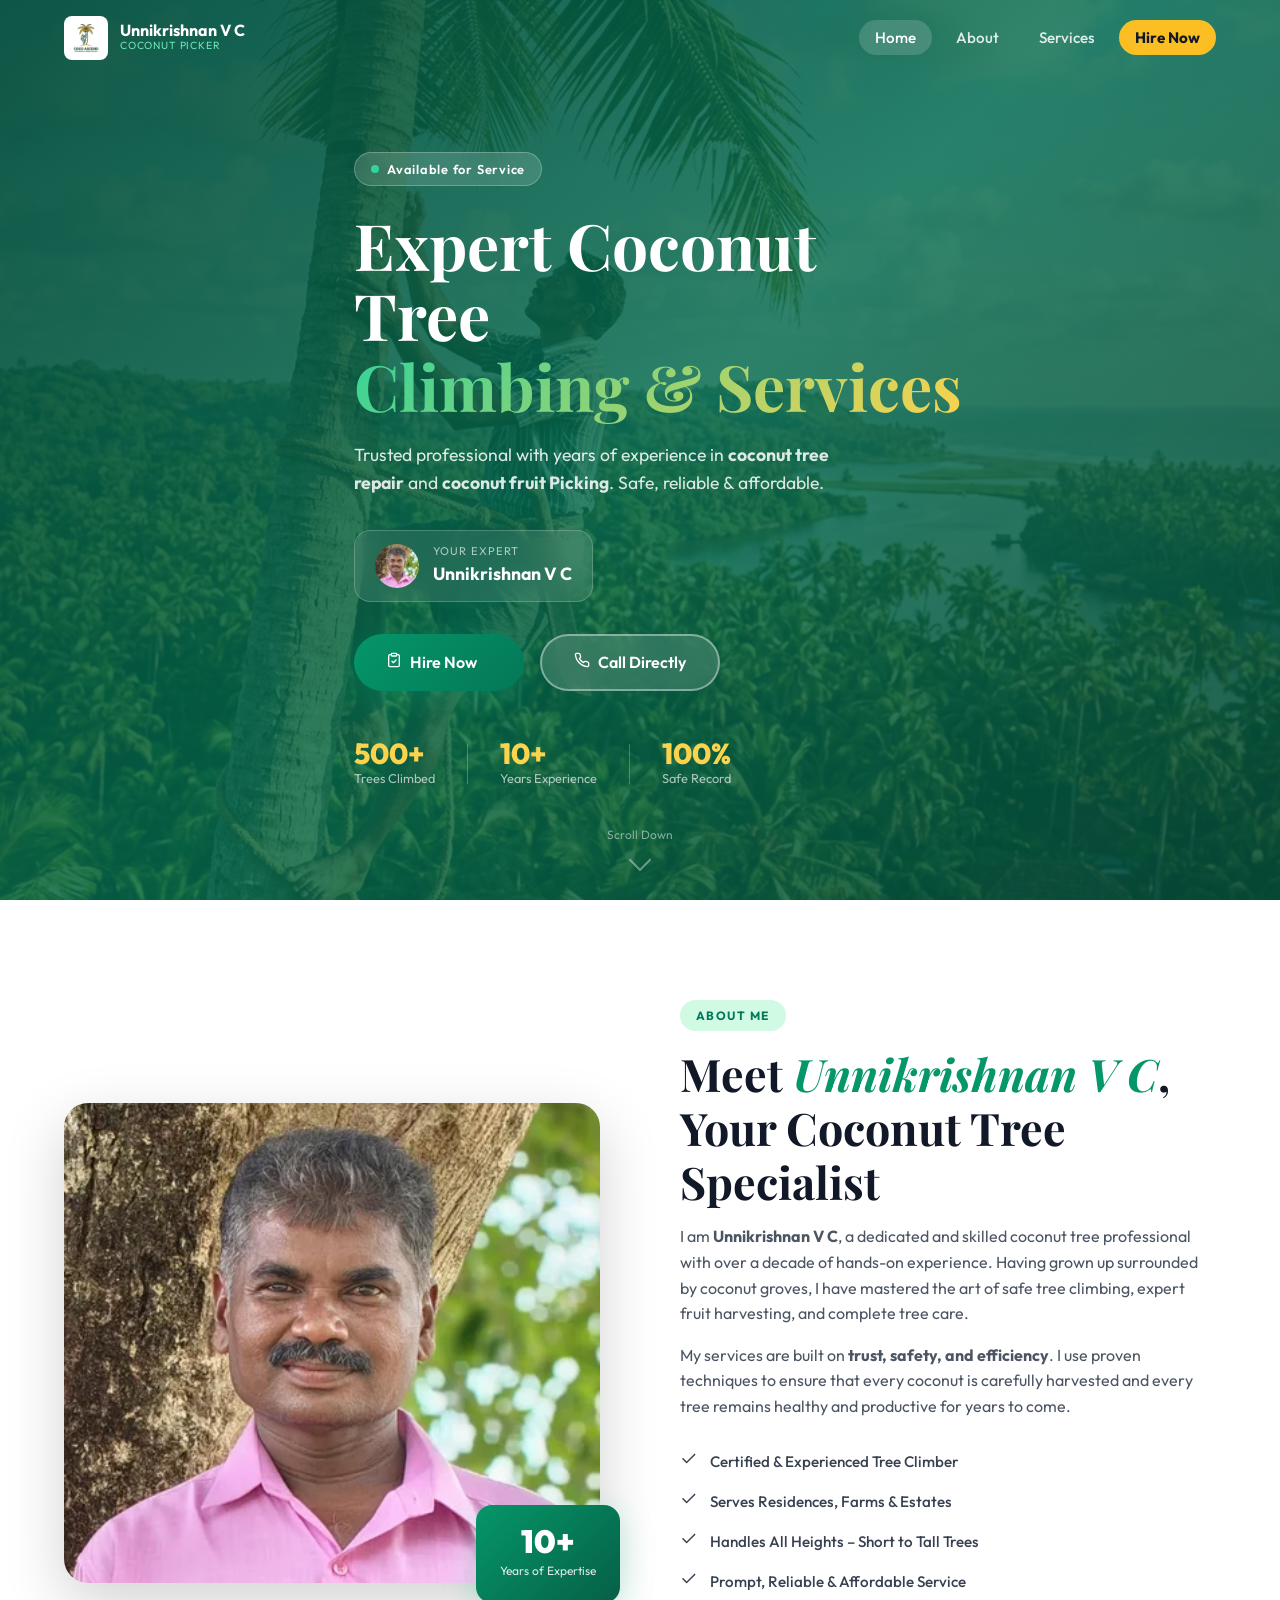
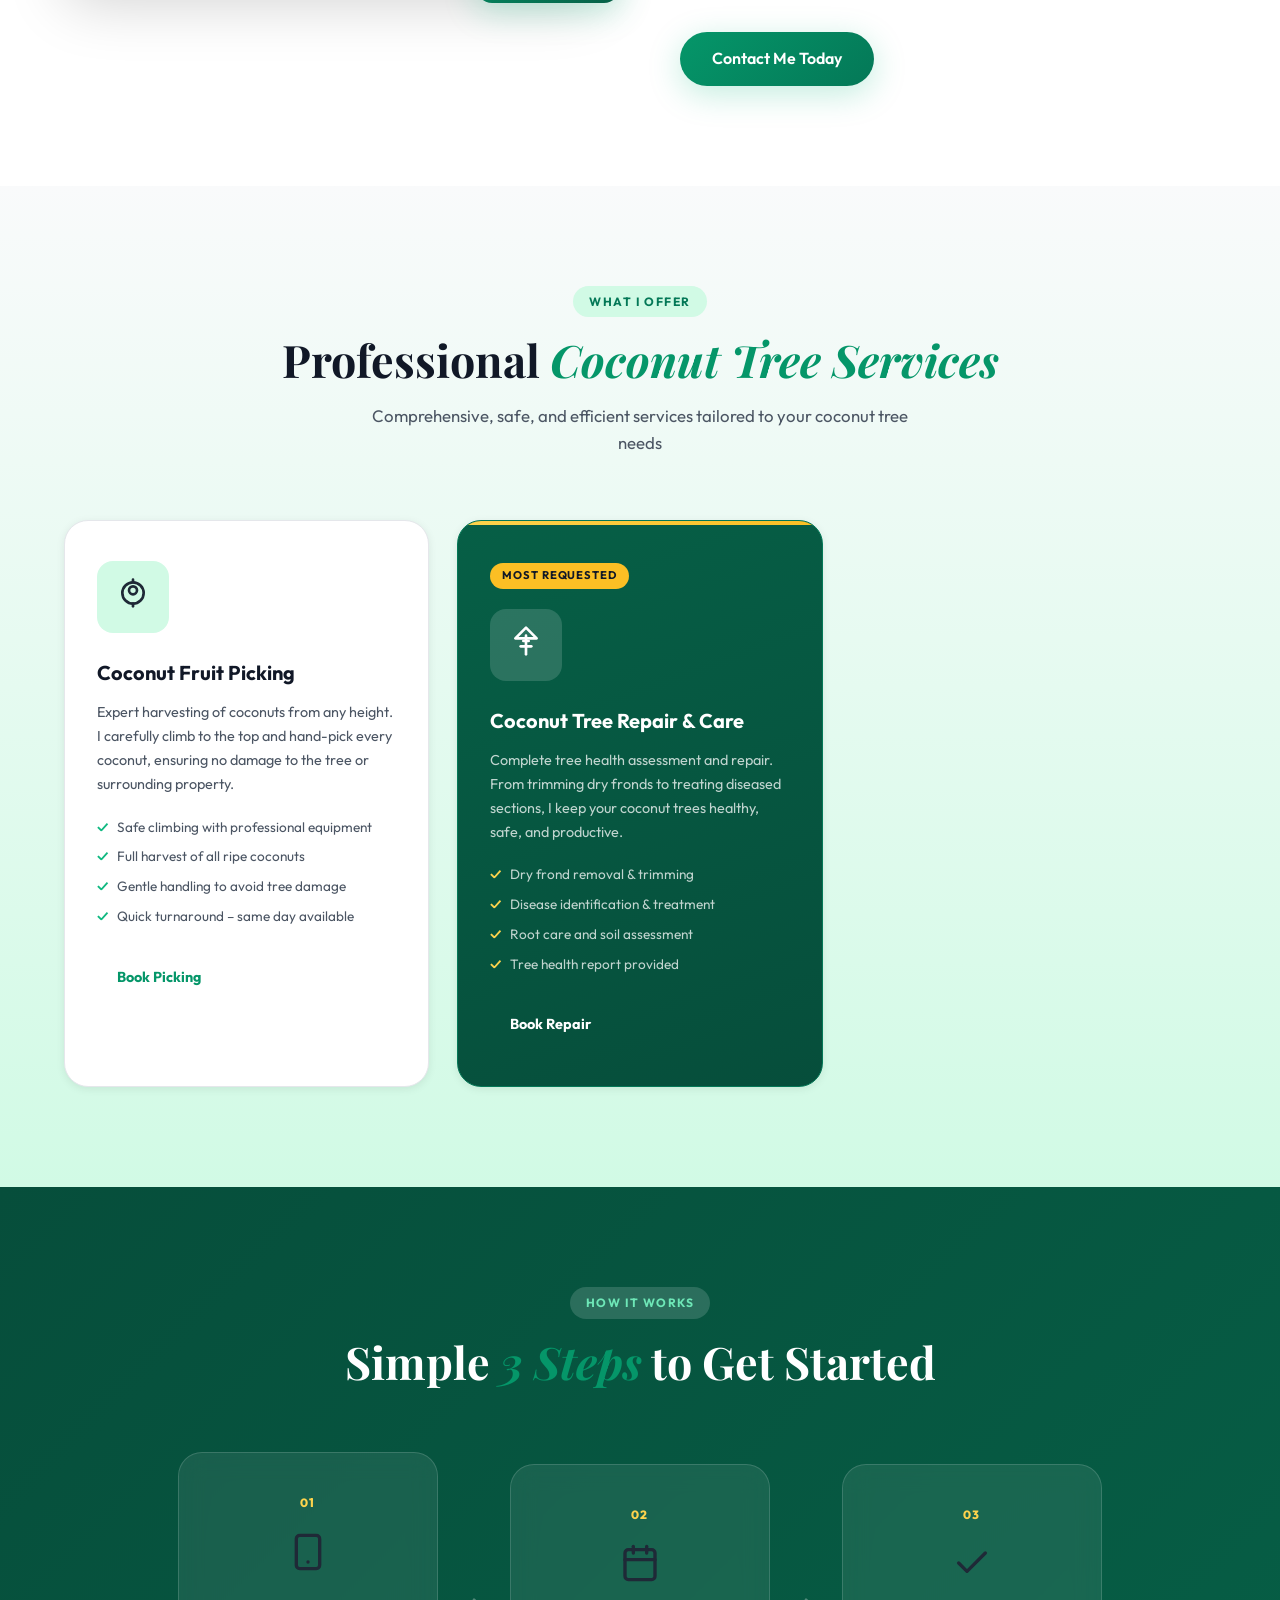
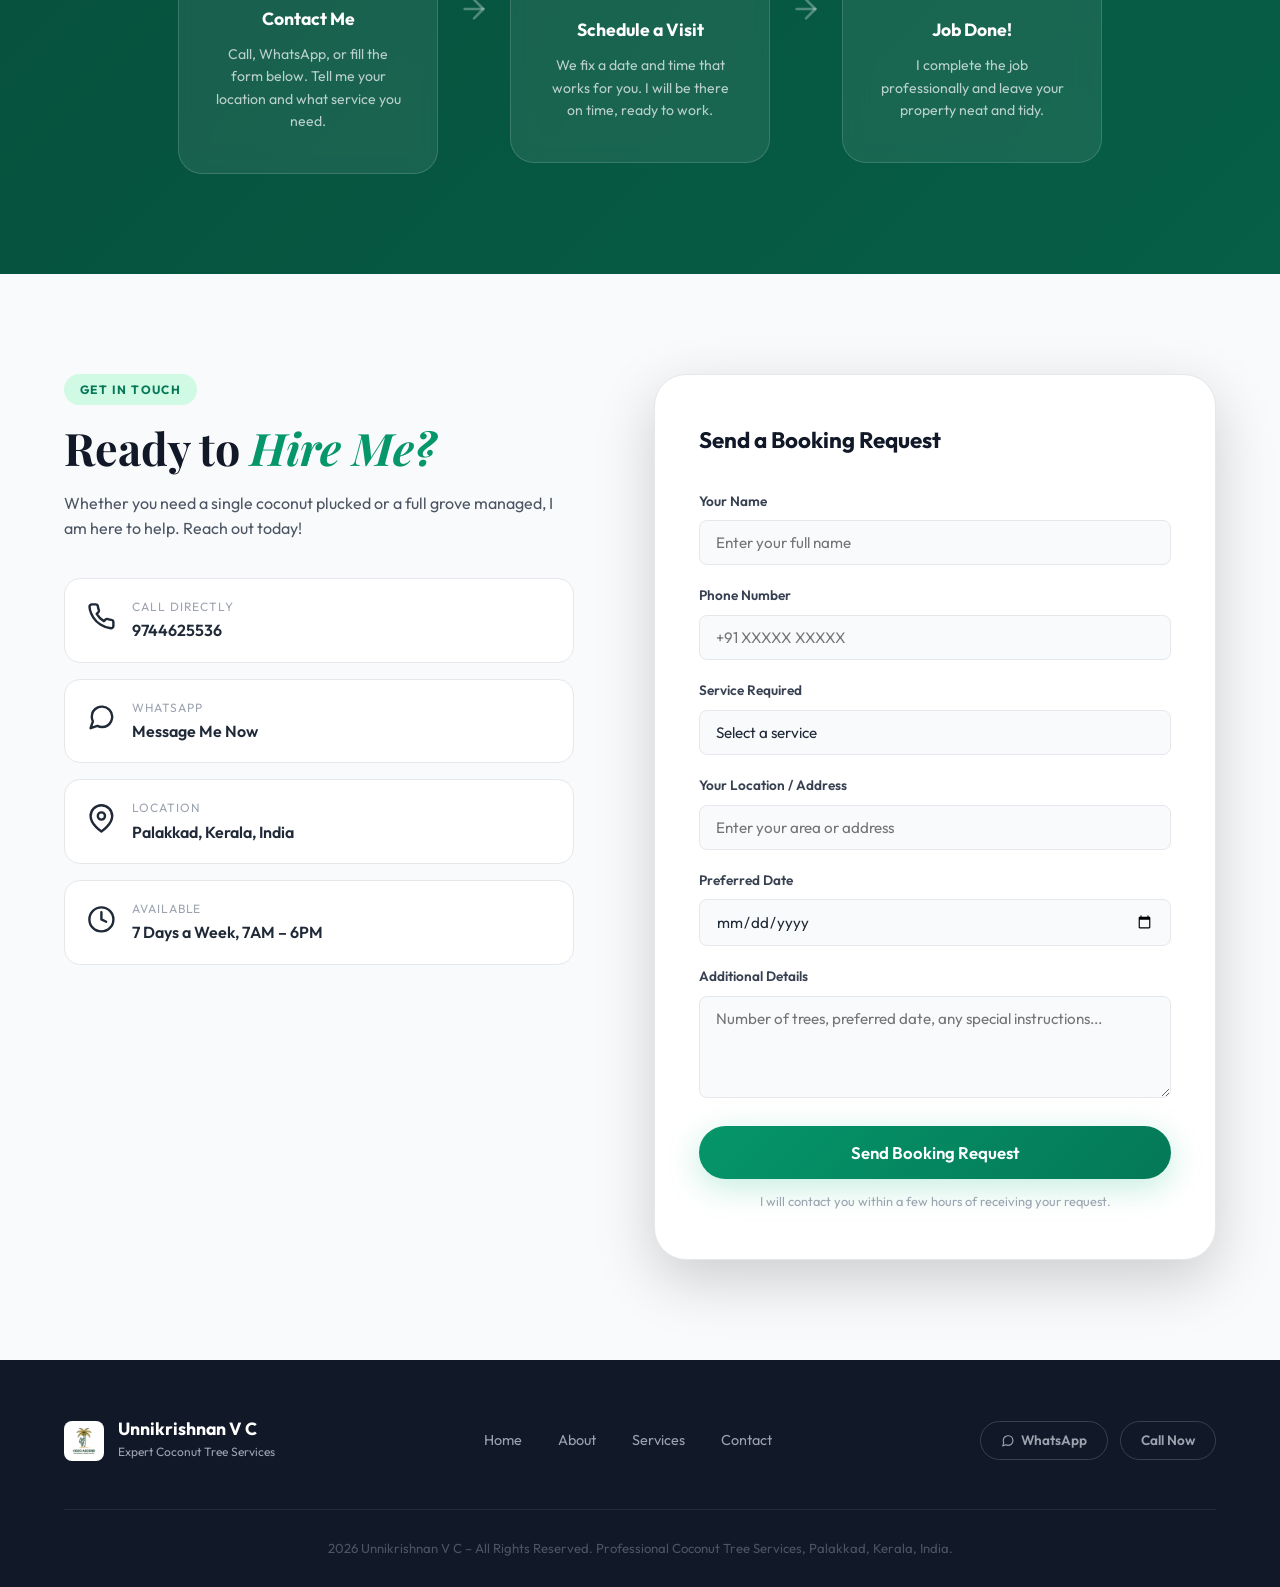
<file: index.html>
<!DOCTYPE html>
<html lang="en">
<head>
  <meta charset="UTF-8" />
  <meta name="viewport" content="width=device-width, initial-scale=1.0, viewport-fit=cover" />
  <meta name="theme-color" content="#064e3b" />
  <meta name="color-scheme" content="light only" />
  <meta name="apple-mobile-web-app-capable" content="yes" />
  <meta name="apple-mobile-web-app-status-bar-style" content="black-translucent" />
  <meta name="robots" content="index,follow" />
  <meta name="author" content="Unnikrishnan V C" />
  <meta name="format-detection" content="telephone=yes" />
  <link rel="canonical" href="./" />
  <title>Unnikrishnan V C | Coconut Tree Climber in Palakkad, Kerala</title>
  <meta name="description" content="Hire Unnikrishnan V C for safe coconut tree climbing, coconut picking, and tree repair services in Palakkad, Kerala. Fast, reliable, and affordable." />
  <meta name="keywords" content="coconut tree climber Palakkad, coconut picking Kerala, coconut tree repair Palakkad, Unnikrishnan V C, coconut tree services Kerala" />
  <meta property="og:title" content="Unnikrishnan V C | Coconut Tree Climber in Palakkad, Kerala" />
  <meta property="og:description" content="Professional coconut tree climbing, fruit picking, and tree repair services with a trusted local expert in Palakkad, Kerala." />
  <meta property="og:type" content="website" />
  <meta property="og:image" content="hero.webp" />
  <meta property="og:image:alt" content="Unnikrishnan V C climbing a coconut tree" />
  <meta property="og:site_name" content="Unnikrishnan V C" />
  <meta property="og:locale" content="en_IN" />
  <meta name="twitter:card" content="summary_large_image" />
  <meta name="twitter:title" content="Unnikrishnan V C | Coconut Tree Climber in Palakkad, Kerala" />
  <meta name="twitter:description" content="Safe and professional coconut tree services in Palakkad, Kerala." />
  <meta name="twitter:image" content="hero.webp" />
  <meta name="twitter:image:alt" content="Coconut tree climbing service in Palakkad" />
  <link rel="preconnect" href="https://fonts.googleapis.com" />
  <link rel="preconnect" href="https://fonts.gstatic.com" crossorigin />
  <link href="https://fonts.googleapis.com/css2?family=Outfit:wght@300;400;500;600;700;800;900&family=Playfair+Display:ital,wght@0,700;1,600&display=swap" rel="stylesheet" />
  <link rel="stylesheet" href="style.css" />
  <link rel="icon" type="image/webp" href="logo.webp" />
  <link rel="apple-touch-icon" href="logo.webp" />
  <script type="application/ld+json">
    {
      "@context": "https://schema.org",
      "@type": "ProfessionalService",
      "name": "Unnikrishnan V C",
      "description": "Professional coconut tree climbing, coconut picking, and coconut tree repair services in Palakkad, Kerala.",
      "url": "./",
      "telephone": "+91-9744625536",
      "areaServed": [
        "Palakkad",
        "Kerala",
        "India"
      ],
      "serviceType": [
        "Coconut tree climbing",
        "Coconut picking",
        "Coconut tree repair"
      ],
      "image": "hero.webp",
      "sameAs": [
        "https://wa.me/919744625536"
      ],
      "address": {
        "@type": "PostalAddress",
        "addressLocality": "Palakkad",
        "addressRegion": "Kerala",
        "addressCountry": "India"
      }
    }
  </script>
</head>
<body>
  <nav class="navbar" id="navbar">
    <div class="nav-container">
      <a href="#home" class="nav-logo">
        <img src="logo.webp" alt="Logo" style="height: 44px; width: 44px; border-radius: 8px; object-fit: cover;" />
        <div>
          <span class="logo-name">Unnikrishnan V C</span>
          <span class="logo-tag">Coconut Picker</span>
        </div>
      </a>
      <ul class="nav-links" id="navLinks">
        <li><a href="#home" class="nav-link">Home</a></li>
        <li><a href="#about" class="nav-link">About</a></li>
        <li><a href="#services" class="nav-link">Services</a></li>
        <li><a href="#contact" class="nav-link hire-btn">Hire Now</a></li>
      </ul>
      <button class="hamburger" id="hamburger" aria-label="Toggle menu" aria-controls="navLinks" aria-expanded="false">
        <span></span><span></span><span></span>
      </button>
    </div>
  </nav>

  <main id="main-content">
  <section class="hero" id="home">
    <div class="hero-bg-overlay"></div>
    <img src="hero.webp" fetchpriority="high" alt="Coconut tree climber" class="hero-bg-img" />
    <div class="hero-content">
      <div class="hero-badge"><span class="badge-dot"></span>Available for Service</div>
      <h1 class="hero-title">Expert Coconut Tree<br/><span class="gradient-text">Climbing &amp; Services</span></h1>
      <p class="hero-subtitle">Trusted professional with years of experience in <strong>coconut tree repair</strong> and <strong>coconut fruit Picking</strong>. Safe, reliable &amp; affordable.</p>
      <div class="hero-name-card">
        <img src="profile.webp" alt="Unnikrishnan V C" class="name-avatar" style="object-fit: cover; padding: 0;" />
        <div><span class="name-label">Your Expert</span><span class="name-full">Unnikrishnan V C</span></div>
      </div>
      <div class="hero-cta">
        <a href="#contact" class="btn-primary" id="hero-hire-btn"><span><svg viewBox="0 0 24 24" width="1em" height="1em" fill="none" stroke="currentColor" stroke-width="2" stroke-linecap="round" stroke-linejoin="round"><rect x="8" y="2" width="8" height="4" rx="1"/><path d="M16 4h2a2 2 0 0 1 2 2v14a2 2 0 0 1-2 2H6a2 2 0 0 1-2-2V6a2 2 0 0 1 2-2h2"/><path d="m9 14 2 2 4-4"/></svg></span> Hire Now</a>
        <a href="tel:+919744625536" class="btn-secondary" id="hero-call-btn"><span><svg viewBox="0 0 24 24" width="1em" height="1em" fill="none" stroke="currentColor" stroke-width="2" stroke-linecap="round" stroke-linejoin="round"><path d="M22 16.92v3a2 2 0 0 1-2.18 2 19.79 19.79 0 0 1-8.63-3.07 19.5 19.5 0 0 1-6-6 19.79 19.79 0 0 1-3.07-8.67A2 2 0 0 1 4.11 2h3a2 2 0 0 1 2 1.72 12.84 12.84 0 0 0 .7 2.81 2 2 0 0 1-.45 2.11L8.09 9.91a16 16 0 0 0 6 6l1.27-1.27a2 2 0 0 1 2.11-.45 12.84 12.84 0 0 0 2.81.7A2 2 0 0 1 22 16.92z"/></svg></span> Call Directly</a>
      </div>
      <div class="hero-stats">
        <div class="stat"><span class="stat-num">500+</span><span class="stat-desc">Trees Climbed</span></div>
        <div class="stat-divider"></div>
        <div class="stat"><span class="stat-num">10+</span><span class="stat-desc">Years Experience</span></div>
        <div class="stat-divider"></div>
        <div class="stat"><span class="stat-num">100%</span><span class="stat-desc">Safe Record</span></div>
      </div>
    </div>
    <div class="hero-scroll-hint"><span>Scroll Down</span><div class="scroll-arrow"></div></div>
  </section>

  <section class="about" id="about">
    <div class="container">
      <div class="about-grid">
        <div class="about-image-wrap">
          <div class="about-img-frame">
            <img src="profile.webp" loading="lazy" alt="Unnikrishnan V C" class="about-img" />
            <div class="about-img-badge"><span class="badge-num">10+</span><span class="badge-text">Years of Expertise</span></div>
          </div>
        </div>
        <div class="about-content">
          <div class="section-tag">About Me</div>
          <h2 class="section-title">Meet <em>Unnikrishnan V C</em>,<br/>Your Coconut Tree Specialist</h2>
          <p class="about-text">I am <strong>Unnikrishnan V C</strong>, a dedicated and skilled coconut tree professional with over a decade of hands-on experience. Having grown up surrounded by coconut groves, I have mastered the art of safe tree climbing, expert fruit harvesting, and complete tree care.</p>
          <p class="about-text">My services are built on <strong>trust, safety, and efficiency</strong>. I use proven techniques to ensure that every coconut is carefully harvested and every tree remains healthy and productive for years to come.</p>
          <div class="about-highlights">
            <div class="highlight-item"><span class="highlight-icon"><svg viewBox="0 0 24 24" width="1em" height="1em" fill="none" stroke="currentColor" stroke-width="2" stroke-linecap="round" stroke-linejoin="round"><polyline points="20 6 9 17 4 12"/></svg></span><span>Certified &amp; Experienced Tree Climber</span></div>
            <div class="highlight-item"><span class="highlight-icon"><svg viewBox="0 0 24 24" width="1em" height="1em" fill="none" stroke="currentColor" stroke-width="2" stroke-linecap="round" stroke-linejoin="round"><polyline points="20 6 9 17 4 12"/></svg></span><span>Serves Residences, Farms &amp; Estates</span></div>
            <div class="highlight-item"><span class="highlight-icon"><svg viewBox="0 0 24 24" width="1em" height="1em" fill="none" stroke="currentColor" stroke-width="2" stroke-linecap="round" stroke-linejoin="round"><polyline points="20 6 9 17 4 12"/></svg></span><span>Handles All Heights – Short to Tall Trees</span></div>
            <div class="highlight-item"><span class="highlight-icon"><svg viewBox="0 0 24 24" width="1em" height="1em" fill="none" stroke="currentColor" stroke-width="2" stroke-linecap="round" stroke-linejoin="round"><polyline points="20 6 9 17 4 12"/></svg></span><span>Prompt, Reliable &amp; Affordable Service</span></div>
          </div>
          <a href="#contact" class="btn-primary">Contact Me Today</a>
        </div>
      </div>
    </div>
  </section>

  <section class="services" id="services">
    <div class="container">
      <div class="section-header">
        <div class="section-tag">What I Offer</div>
        <h2 class="section-title">Professional <em>Coconut Tree Services</em></h2>
        <p class="section-subtitle">Comprehensive, safe, and efficient services tailored to your coconut tree needs</p>
      </div>
      <div class="services-grid">
<div class="service-card" id="service-Picking">
          <div class="service-icon-wrap"><div class="service-icon"><svg viewBox="0 0 24 24" width="1em" height="1em" fill="none" stroke="currentColor" stroke-width="2" stroke-linecap="round" stroke-linejoin="round"><circle cx="12" cy="12" r="8"/><circle cx="12" cy="10" r="3"/><path d="M12 2v2"/><path d="M12 22v-2"/></svg></div></div>
          <h3 class="service-title">Coconut Fruit Picking</h3>
          <p class="service-desc">Expert harvesting of coconuts from any height. I carefully climb to the top and hand-pick every coconut, ensuring no damage to the tree or surrounding property.</p>
          <ul class="service-features">
            <li>Safe climbing with professional equipment</li>
            <li>Full harvest of all ripe coconuts</li>
            <li>Gentle handling to avoid tree damage</li>
            <li>Quick turnaround – same day available</li>
          </ul>
          <a href="#contact" class="service-cta">Book Picking</a>
        </div>
<div class="service-card service-card--featured" id="service-repair">
          <div class="service-badge-popular">Most Requested</div>
          <div class="service-icon-wrap"><div class="service-icon"><svg viewBox="0 0 24 24" width="1em" height="1em" fill="none" stroke="currentColor" stroke-width="2" stroke-linecap="round" stroke-linejoin="round"><path d="M12 22V8"/><path d="M12 2 4 10h16z"/><path d="M8 16h8"/><path d="M10 12h4"/></svg></div></div>
          <h3 class="service-title">Coconut Tree Repair &amp; Care</h3>
          <p class="service-desc">Complete tree health assessment and repair. From trimming dry fronds to treating diseased sections, I keep your coconut trees healthy, safe, and productive.</p>
          <ul class="service-features">
            <li>Dry frond removal &amp; trimming</li>
            <li>Disease identification &amp; treatment</li>
            <li>Root care and soil assessment</li>
            <li>Tree health report provided</li>
          </ul>
          <a href="#contact" class="service-cta">Book Repair</a>
        </div>
      </div>
    </div>
  </section>


  <section class="process">
    <div class="container">
      <div class="section-header">
        <div class="section-tag">How It Works</div>
        <h2 class="section-title">Simple <em>3 Steps</em> to Get Started</h2>
      </div>
      <div class="process-steps">
        <div class="step" id="step-1"><div class="step-num">01</div><div class="step-icon"><svg viewBox="0 0 24 24" width="1em" height="1em" fill="none" stroke="currentColor" stroke-width="2" stroke-linecap="round" stroke-linejoin="round"><rect x="5" y="2" width="14" height="20" rx="2" ry="2"/><line x1="12" y1="18" x2="12.01" y2="18"/></svg></div><h4 class="step-title">Contact Me</h4><p class="step-desc">Call, WhatsApp, or fill the form below. Tell me your location and what service you need.</p></div>
        <div class="step-arrow"><svg viewBox="0 0 24 24" width="1em" height="1em" fill="none" stroke="currentColor" stroke-width="2" stroke-linecap="round" stroke-linejoin="round"><line x1="5" y1="12" x2="19" y2="12"/><polyline points="12 5 19 12 12 19"/></svg></div>
        <div class="step" id="step-2"><div class="step-num">02</div><div class="step-icon"><svg viewBox="0 0 24 24" width="1em" height="1em" fill="none" stroke="currentColor" stroke-width="2" stroke-linecap="round" stroke-linejoin="round"><rect x="3" y="4" width="18" height="18" rx="2" ry="2"/><line x1="16" y1="2" x2="16" y2="6"/><line x1="8" y1="2" x2="8" y2="6"/><line x1="3" y1="10" x2="21" y2="10"/></svg></div><h4 class="step-title">Schedule a Visit</h4><p class="step-desc">We fix a date and time that works for you. I will be there on time, ready to work.</p></div>
        <div class="step-arrow"><svg viewBox="0 0 24 24" width="1em" height="1em" fill="none" stroke="currentColor" stroke-width="2" stroke-linecap="round" stroke-linejoin="round"><line x1="5" y1="12" x2="19" y2="12"/><polyline points="12 5 19 12 12 19"/></svg></div>
        <div class="step" id="step-3"><div class="step-num">03</div><div class="step-icon"><svg viewBox="0 0 24 24" width="1em" height="1em" fill="none" stroke="currentColor" stroke-width="2" stroke-linecap="round" stroke-linejoin="round"><polyline points="20 6 9 17 4 12"/></svg></div><h4 class="step-title">Job Done!</h4><p class="step-desc">I complete the job professionally and leave your property neat and tidy.</p></div>
      </div>
    </div>
  </section>

  <section class="contact" id="contact">
    <div class="container">
      <div class="contact-grid">
        <div class="contact-info">
          <div class="section-tag">Get In Touch</div>
          <h2 class="section-title">Ready to <em>Hire Me?</em></h2>
          <p class="contact-desc">Whether you need a single coconut plucked or a full grove managed, I am here to help. Reach out today!</p>
          <div class="contact-cards">
<a href="tel:+919744625536" class="contact-card" id="contact-phone">
              <div class="contact-card-icon"><svg viewBox="0 0 24 24" width="1em" height="1em" fill="none" stroke="currentColor" stroke-width="2" stroke-linecap="round" stroke-linejoin="round"><path d="M22 16.92v3a2 2 0 0 1-2.18 2 19.79 19.79 0 0 1-8.63-3.07 19.5 19.5 0 0 1-6-6 19.79 19.79 0 0 1-3.07-8.67A2 2 0 0 1 4.11 2h3a2 2 0 0 1 2 1.72 12.84 12.84 0 0 0 .7 2.81 2 2 0 0 1-.45 2.11L8.09 9.91a16 16 0 0 0 6 6l1.27-1.27a2 2 0 0 1 2.11-.45 12.84 12.84 0 0 0 2.81.7A2 2 0 0 1 22 16.92z"/></svg></div>
              <div><span class="contact-card-label">Call Directly</span><span class="contact-card-value">9744625536</span></div>
            </a>
<a href="https://wa.me/919744625536?text=Hello%20Unnikrishnan%2C%20I%20want%20to%20hire%20you%20for%20coconut%20tree%20services." class="contact-card" id="contact-whatsapp" target="_blank" rel="noopener">
              <div class="contact-card-icon"><svg viewBox="0 0 24 24" width="1em" height="1em" fill="none" stroke="currentColor" stroke-width="2" stroke-linecap="round" stroke-linejoin="round"><path d="M21 11.5a8.38 8.38 0 0 1-.9 3.8 8.5 8.5 0 0 1-7.6 4.7 8.38 8.38 0 0 1-3.8-.9L3 21l1.9-5.7a8.38 8.38 0 0 1-.9-3.8 8.5 8.5 0 0 1 4.7-7.6 8.38 8.38 0 0 1 3.8-.9h.5a8.48 8.48 0 0 1 8 8v.5z"/></svg></div>
              <div><span class="contact-card-label">WhatsApp</span><span class="contact-card-value">Message Me Now</span></div>
            </a>
<div class="contact-card" id="contact-location">
              <div class="contact-card-icon"><svg viewBox="0 0 24 24" width="1em" height="1em" fill="none" stroke="currentColor" stroke-width="2" stroke-linecap="round" stroke-linejoin="round"><path d="M21 10c0 7-9 13-9 13s-9-6-9-13a9 9 0 0 1 18 0z"/><circle cx="12" cy="10" r="3"/></svg></div>
              <div><span class="contact-card-label">Location</span><span class="contact-card-value">Palakkad, Kerala, India</span></div>
            </div>
<div class="contact-card" id="contact-hours">
              <div class="contact-card-icon"><svg viewBox="0 0 24 24" width="1em" height="1em" fill="none" stroke="currentColor" stroke-width="2" stroke-linecap="round" stroke-linejoin="round"><circle cx="12" cy="12" r="10"/><polyline points="12 6 12 12 16 14"/></svg></div>
              <div><span class="contact-card-label">Available</span><span class="contact-card-value">7 Days a Week, 7AM – 6PM</span></div>
            </div>
          </div>
        </div>
        <div class="contact-form-wrap">
          <form class="contact-form" id="contactForm" action="https://docs.google.com/forms/d/e/1FAIpQLSdv_qz6iMBsb55a2IoOGZyjsC4m3BlcwzuH-w59z_ya_47IwQ/formResponse" method="POST" target="hidden_iframe" novalidate>
            <h3 class="form-title">Send a Booking Request</h3>
            <div class="form-group">
              <label for="name">Your Name</label>
              <input type="text" id="name" name="entry.2004268915" placeholder="Enter your full name" required />
            </div>
            <div class="form-group">
              <label for="phone">Phone Number</label>
              <input type="tel" id="phone" name="entry.985232052" placeholder="+91 XXXXX XXXXX" required />
            </div>
            <div class="form-group">
              <label for="service">Service Required</label>
              <select id="service" name="entry.146743474" required>
                <option value="" disabled selected>Select a service</option>
                <option value="Tree Trimming">Tree Trimming</option>
                <option value="Tree Removal">Tree Removal</option>
                <option value="Stump Grinding">Stump Grinding</option>
                <option value="Emergency Storm Cleanup">Emergency Storm Cleanup</option>
                <option value="Tree Health Assessment">Tree Health Assessment</option>
                <option value="Consultation">Consultation</option>
                <option value="Other">Other</option>
              </select>
            </div>
            <div class="form-group">
              <label for="location">Your Location / Address</label>
              <input type="text" id="location" name="entry.1355821248" placeholder="Enter your area or address" required />
            </div>
            <div class="form-group">
              <label for="prefdate">Preferred Date</label>
              <input type="date" id="prefdate" name="entry.439130686" />
            </div>
            <div class="form-group">
              <label for="message">Additional Details</label>
              <textarea id="message" name="entry.256851798" placeholder="Number of trees, preferred date, any special instructions..." rows="4"></textarea>
            </div>
            <input type="hidden" name="fvv" value="1" />
            <input type="hidden" name="pageHistory" value="0" />
            <button type="submit" class="btn-primary btn-full" id="submit-btn">Send Booking Request</button>
            <p class="form-note">I will contact you within a few hours of receiving your request.</p>
          </form>
          <iframe name="hidden_iframe" id="hidden_iframe" style="display:none;" onload="if(this.src) window.formSubmitted=true;"></iframe>
          <div class="form-success" id="formSuccess" style="display:none;">
            <div class="success-icon"><svg viewBox="0 0 24 24" width="1em" height="1em" fill="none" stroke="currentColor" stroke-width="2" stroke-linecap="round" stroke-linejoin="round"><polyline points="20 6 9 17 4 12"/></svg></div>
            <h3>Request Sent!</h3>
            <p>Thank you! Unnikrishnan V C will reach out to you very soon.</p>
          </div>
        </div>
      </div>
    </div>
  </section>

  <footer class="footer">
    <div class="container">
      <div class="footer-top">
        <div class="footer-brand">
          <img src="logo.webp" loading="lazy" alt="Logo" style="height: 40px; width: 40px; border-radius: 8px; object-fit: cover;" />
          <div><span class="footer-name">Unnikrishnan V C</span><span class="footer-tagline">Expert Coconut Tree Services</span></div>
        </div>
        <div class="footer-links">
          <a href="#home">Home</a>
          <a href="#about">About</a>
          <a href="#services">Services</a>
          <a href="#contact">Contact</a>
        </div>
        <div class="footer-social">
          <a href="https://wa.me/919744625536" target="_blank" rel="noopener" class="social-btn" id="footer-whatsapp"><svg viewBox="0 0 24 24" width="1em" height="1em" fill="none" stroke="currentColor" stroke-width="2" stroke-linecap="round" stroke-linejoin="round"><path d="M21 11.5a8.38 8.38 0 0 1-.9 3.8 8.5 8.5 0 0 1-7.6 4.7 8.38 8.38 0 0 1-3.8-.9L3 21l1.9-5.7a8.38 8.38 0 0 1-.9-3.8 8.5 8.5 0 0 1 4.7-7.6 8.38 8.38 0 0 1 3.8-.9h.5a8.48 8.48 0 0 1 8 8v.5z"/></svg> WhatsApp</a>
          <a href="tel:+919744625536" class="social-btn" id="footer-phone">Call Now</a>
        </div>
      </div>
      <div class="footer-bottom">
        <p>2026 Unnikrishnan V C – All Rights Reserved. Professional Coconut Tree Services, Palakkad, Kerala, India.</p>
      </div>
    </div>
  </footer>
  </main>
  <script src="script.js"></script>
</body>
</html>
</file>
<file: style.css>
﻿/* ============================
   ROOT & RESET
   ============================ */
*, *::before, *::after { box-sizing: border-box; margin: 0; padding: 0; }

:root {
  --green-900: #064e3b;
  --green-800: #065f46;
  --green-700: #047857;
  --green-600: #059669;
  --green-500: #10b981;
  --green-400: #34d399;
  --green-300: #6ee7b7;
  --green-100: #d1fae5;
  --amber-400: #fbbf24;
  --amber-300: #fcd34d;
  --amber-200: #fde68a;
  --white: #ffffff;
  --gray-50: #f9fafb;
  --gray-100: #f3f4f6;
  --gray-200: #e5e7eb;
  --gray-400: #9ca3af;
  --gray-600: #4b5563;
  --gray-700: #374151;
  --gray-800: #1f2937;
  --gray-900: #111827;
  --font-main: 'Outfit', sans-serif;
  --font-display: 'Playfair Display', serif;
  --radius-sm: 8px;
  --radius-md: 16px;
  --radius-lg: 24px;
  --radius-xl: 32px;
  --shadow-sm: 0 2px 8px rgba(0,0,0,0.08);
  --shadow-md: 0 8px 32px rgba(0,0,0,0.12);
  --shadow-lg: 0 20px 60px rgba(0,0,0,0.18);
  --shadow-green: 0 8px 32px rgba(16,185,129,0.25);
  --transition: all 0.3s cubic-bezier(0.4,0,0.2,1);
}

html { scroll-behavior: smooth; }

body {
  font-family: var(--font-main);
  background: var(--gray-50);
  color: var(--gray-800);
  line-height: 1.6;
  overflow-x: hidden;
  -webkit-font-smoothing: antialiased;
  text-rendering: optimizeLegibility;
}

img {
  display: block;
  max-width: 100%;
  height: auto;
}

a {
  color: inherit;
}

body.menu-open {
  overflow: hidden;
}

button, input, select, textarea, a {
  touch-action: manipulation;
}

img {
  max-width: 100%;
  height: auto;
  display: block;
}

section {
  scroll-margin-top: 100px;
}

.nav-link:focus-visible,
.btn-primary:focus-visible,
.btn-secondary:focus-visible,
.contact-card:focus-visible,
input:focus-visible,
select:focus-visible,
textarea:focus-visible {
  outline: 3px solid rgba(16,185,129,0.55);
  outline-offset: 3px;
}

/* ============================
   UTILITIES
   ============================ */
.container { max-width: 1200px; margin: 0 auto; padding: 0 24px; }

.section-tag {
  display: inline-block;
  background: var(--green-100);
  color: var(--green-700);
  font-size: 0.75rem;
  font-weight: 700;
  letter-spacing: 0.12em;
  text-transform: uppercase;
  padding: 6px 16px;
  border-radius: 100px;
  margin-bottom: 16px;
}

.section-title {
  font-family: var(--font-display);
  font-size: clamp(2rem, 4vw, 2.8rem);
  color: var(--gray-900);
  line-height: 1.2;
  margin-bottom: 16px;
}
.section-title em { color: var(--green-600); font-style: italic; }

.section-subtitle {
  font-size: 1.05rem;
  color: var(--gray-600);
  max-width: 560px;
  margin: 0 auto;
}

.section-header { text-align: center; margin-bottom: 64px; }

.gradient-text {
  background: linear-gradient(135deg, var(--green-400), var(--amber-300));
  -webkit-background-clip: text;
  -webkit-text-fill-color: transparent;
  background-clip: text;
}

/* ============================
   BUTTONS
   ============================ */
.btn-primary {
  display: inline-flex;
  align-items: center;
  gap: 8px;
  background: linear-gradient(135deg, var(--green-600), var(--green-700));
  color: var(--white);
  font-family: var(--font-main);
  font-size: 1rem;
  font-weight: 600;
  padding: 14px 32px;
  border-radius: 100px;
  text-decoration: none;
  border: none;
  cursor: pointer;
  box-shadow: var(--shadow-green);
  transition: var(--transition);
}
.btn-primary:hover {
  background: linear-gradient(135deg, var(--green-700), var(--green-800));
  transform: translateY(-2px);
  box-shadow: 0 12px 40px rgba(16,185,129,0.35);
}
.btn-primary.btn-full { width: 100%; justify-content: center; font-size: 1.05rem; padding: 16px; }

.btn-secondary {
  display: inline-flex;
  align-items: center;
  gap: 8px;
  background: rgba(255,255,255,0.15);
  backdrop-filter: blur(12px);
  color: var(--white);
  font-family: var(--font-main);
  font-size: 1rem;
  font-weight: 600;
  padding: 14px 32px;
  border-radius: 100px;
  text-decoration: none;
  border: 2px solid rgba(255,255,255,0.4);
  transition: var(--transition);
}
.btn-secondary:hover {
  background: rgba(255,255,255,0.25);
  transform: translateY(-2px);
}

/* ============================
   NAVBAR
   ============================ */
.navbar {
  position: fixed;
  top: 0; left: 0; right: 0;
  z-index: 1000;
  padding: 16px 0;
  transition: var(--transition);
}
.navbar.scrolled {
  background: rgba(6,78,59,0.95);
  backdrop-filter: blur(16px);
  padding: 12px 0;
  box-shadow: var(--shadow-md);
}
.nav-container {
  max-width: 1200px;
  margin: 0 auto;
  padding: 0 24px;
  display: flex;
  align-items: center;
  justify-content: space-between;
}
.nav-logo {
  display: flex;
  align-items: center;
  gap: 12px;
  text-decoration: none;
}
.logo-icon { font-size: 2rem; }
.logo-name {
  display: block;
  font-size: 1rem;
  font-weight: 700;
  color: var(--white);
  line-height: 1;
}
.logo-tag {
  display: block;
  font-size: 0.65rem;
  color: var(--green-300);
  letter-spacing: 0.08em;
  text-transform: uppercase;
}
.nav-links {
  display: flex;
  align-items: center;
  gap: 8px;
  list-style: none;
}
.nav-link {
  color: rgba(255,255,255,0.85);
  text-decoration: none;
  font-size: 0.95rem;
  font-weight: 500;
  padding: 8px 16px;
  border-radius: 100px;
  transition: var(--transition);
}
.nav-link:focus-visible,
.nav-link:hover {
  outline: none;
  box-shadow: 0 0 0 4px rgba(16,185,129,0.15);
}
.nav-link:hover { color: var(--white); background: rgba(255,255,255,0.1); }
.nav-link.hire-btn {
  background: var(--amber-400);
  color: var(--gray-900);
  font-weight: 700;
}
.nav-link.hire-btn:hover { background: var(--amber-300); transform: translateY(-1px); }
.nav-link.active-link {
  background: rgba(255,255,255,0.16);
  color: var(--white);
}

.hamburger {
  display: none;
  flex-direction: column;
  gap: 5px;
  background: none;
  border: none;
  cursor: pointer;
  padding: 4px;
}
.hamburger span {
  display: block;
  width: 24px;
  height: 2px;
  background: var(--white);
  border-radius: 2px;
  transition: var(--transition);
}
.hamburger.active span:nth-child(1) {
  transform: translateY(7px) rotate(45deg);
}
.hamburger.active span:nth-child(2) {
  opacity: 0;
}
.hamburger.active span:nth-child(3) {
  transform: translateY(-7px) rotate(-45deg);
}

/* ============================
   HERO
   ============================ */
.hero {
  position: relative;
  min-height: 100vh;
  display: flex;
  align-items: center;
  overflow: hidden;
  background: var(--green-900);
}
.hero-bg-img {
  position: absolute;
  inset: 0;
  width: 100%;
  height: 100%;
  object-fit: cover;
  object-position: center;
  opacity: 0.45;
}
.hero-bg-overlay {
  position: absolute;
  inset: 0;
  background: linear-gradient(135deg, rgba(6,78,59,0.85) 0%, rgba(4,120,87,0.6) 50%, rgba(6,78,59,0.7) 100%);
  z-index: 1;
}
.hero-content {
  position: relative;
  z-index: 2;
  max-width: 1200px;
  margin: 0 auto;
  padding: 120px 24px 80px;
  max-width: 700px;
  padding-left: 5vw;
}
.hero-badge {
  display: inline-flex;
  align-items: center;
  gap: 8px;
  background: rgba(255,255,255,0.15);
  backdrop-filter: blur(8px);
  border: 1px solid rgba(255,255,255,0.25);
  color: var(--white);
  font-size: 0.8rem;
  font-weight: 600;
  letter-spacing: 0.06em;
  padding: 6px 16px;
  border-radius: 100px;
  margin-bottom: 24px;
}
.badge-dot {
  width: 8px; height: 8px;
  background: var(--green-400);
  border-radius: 50%;
  animation: pulse 2s infinite;
}
@keyframes pulse {
  0%, 100% { opacity: 1; transform: scale(1); }
  50% { opacity: 0.7; transform: scale(1.3); }
}
.hero-title {
  font-family: var(--font-display);
  font-size: clamp(2.5rem, 6vw, 4rem);
  color: var(--white);
  line-height: 1.1;
  margin-bottom: 20px;
}
.hero-subtitle {
  font-size: 1.1rem;
  color: rgba(255,255,255,0.85);
  margin-bottom: 32px;
  max-width: 500px;
}
.hero-name-card {
  display: inline-flex;
  align-items: center;
  gap: 14px;
  background: rgba(255,255,255,0.1);
  backdrop-filter: blur(12px);
  border: 1px solid rgba(255,255,255,0.2);
  padding: 12px 20px;
  border-radius: var(--radius-md);
  margin-bottom: 32px;
}
.name-avatar {
  width: 44px; height: 44px;
  background: linear-gradient(135deg, var(--green-400), var(--amber-400));
  border-radius: 50%;
  display: flex;
  align-items: center;
  justify-content: center;
  font-size: 1.2rem;
  font-weight: 800;
  color: var(--white);
}
.name-label {
  display: block;
  font-size: 0.7rem;
  color: rgba(255,255,255,0.65);
  text-transform: uppercase;
  letter-spacing: 0.1em;
}
.name-full {
  display: block;
  font-size: 1.1rem;
  font-weight: 700;
  color: var(--white);
}
.hero-cta {
  display: flex;
  gap: 16px;
  flex-wrap: wrap;
  margin-bottom: 48px;
}
.hero-cta a {
  min-width: 170px;
}
.hero-stats {
  display: flex;
  align-items: center;
  gap: 32px;
  flex-wrap: wrap;
}
.stat { display: flex; flex-direction: column; }
.stat-num {
  font-size: 1.8rem;
  font-weight: 800;
  color: var(--amber-300);
  line-height: 1;
}
.stat-desc { font-size: 0.8rem; color: rgba(255,255,255,0.65); }
.stat-divider {
  width: 1px; height: 40px;
  background: rgba(255,255,255,0.25);
}
.hero-scroll-hint {
  position: absolute;
  bottom: 32px;
  left: 50%;
  transform: translateX(-50%);
  display: flex;
  flex-direction: column;
  align-items: center;
  gap: 8px;
  color: rgba(255,255,255,0.5);
  font-size: 0.75rem;
  z-index: 2;
  animation: float 3s ease-in-out infinite;
}
.scroll-arrow {
  width: 16px; height: 16px;
  border-right: 2px solid rgba(255,255,255,0.4);
  border-bottom: 2px solid rgba(255,255,255,0.4);
  transform: rotate(45deg);
}
@keyframes float {
  0%, 100% { transform: translateX(-50%) translateY(0); }
  50% { transform: translateX(-50%) translateY(8px); }
}

/* ============================
   ABOUT
   ============================ */
.about {
  padding: 100px 0;
  background: var(--white);
}
.about-grid {
  display: grid;
  grid-template-columns: 1fr 1fr;
  gap: 80px;
  align-items: center;
}
.about-img-frame {
  position: relative;
  border-radius: var(--radius-lg);
  overflow: visible;
}
.about-img {
  width: 100%;
  height: 480px;
  object-fit: cover;
  border-radius: var(--radius-lg);
  box-shadow: var(--shadow-lg);
}
.about-img-badge {
  position: absolute;
  bottom: -20px;
  right: -20px;
  background: linear-gradient(135deg, var(--green-600), var(--green-800));
  color: var(--white);
  padding: 20px 24px;
  border-radius: var(--radius-md);
  text-align: center;
  box-shadow: var(--shadow-green);
}
.badge-num { display: block; font-size: 2rem; font-weight: 900; line-height: 1; }
.badge-text { font-size: 0.75rem; opacity: 0.85; }
.about-text { color: var(--gray-600); margin-bottom: 16px; font-size: 1rem; }
.about-highlights { margin: 28px 0 36px; display: flex; flex-direction: column; gap: 12px; }
.highlight-item { display: flex; align-items: center; gap: 12px; font-size: 0.95rem; color: var(--gray-700); font-weight: 500; }
.highlight-icon { font-size: 1.1rem; }

/* ============================
   SERVICES
   ============================ */
.services {
  padding: 100px 0;
  background: linear-gradient(180deg, var(--gray-50) 0%, var(--green-100) 100%);
}
.services-grid {
  display: grid;
  grid-template-columns: repeat(3, 1fr);
  gap: 28px;
}
.service-card {
  background: var(--white);
  border-radius: var(--radius-lg);
  padding: 40px 32px;
  box-shadow: var(--shadow-sm);
  border: 1px solid var(--gray-200);
  transition: var(--transition);
  position: relative;
  overflow: hidden;
}
.service-card::before {
  content: '';
  position: absolute;
  top: 0; left: 0; right: 0;
  height: 4px;
  background: linear-gradient(90deg, var(--green-400), var(--green-600));
  transform: scaleX(0);
  transition: var(--transition);
  transform-origin: left;
}
.service-card:hover { transform: translateY(-8px); box-shadow: var(--shadow-lg); }
.service-card:hover::before { transform: scaleX(1); }
.service-card--featured {
  background: linear-gradient(160deg, var(--green-800) 0%, var(--green-900) 100%);
  border-color: var(--green-700);
  color: var(--white);
  transform: scale(1.03);
}
.service-card--featured:hover { transform: scale(1.03) translateY(-8px); }
.service-card--featured::before { background: linear-gradient(90deg, var(--amber-300), var(--amber-400)); transform: scaleX(1); }
.service-badge-popular {
  display: inline-block;
  background: var(--amber-400);
  color: var(--gray-900);
  font-size: 0.7rem;
  font-weight: 700;
  letter-spacing: 0.08em;
  text-transform: uppercase;
  padding: 4px 12px;
  border-radius: 100px;
  margin-bottom: 20px;
}
.service-icon-wrap {
  width: 72px; height: 72px;
  background: var(--green-100);
  border-radius: var(--radius-md);
  display: flex;
  align-items: center;
  justify-content: center;
  margin-bottom: 24px;
}
.service-card--featured .service-icon-wrap { background: rgba(255,255,255,0.15); }
.service-icon { font-size: 2rem; }
.service-title {
  font-size: 1.25rem;
  font-weight: 700;
  color: var(--gray-900);
  margin-bottom: 12px;
}
.service-card--featured .service-title { color: var(--white); }
.service-desc { font-size: 0.9rem; color: var(--gray-600); margin-bottom: 20px; line-height: 1.65; }
.service-card--featured .service-desc { color: rgba(255,255,255,0.75); }
.service-features {
  list-style: none;
  margin-bottom: 28px;
  display: flex;
  flex-direction: column;
  gap: 8px;
}
.service-features li {
  font-size: 0.85rem;
  color: var(--gray-600);
  padding-left: 20px;
  position: relative;
}
.service-features li::before {
  content: '✓';
  position: absolute;
  left: 0;
  color: var(--green-500);
  font-weight: 700;
}
.service-card--featured .service-features li { color: rgba(255,255,255,0.75); }
.service-card--featured .service-features li::before { color: var(--amber-300); }
.service-cta {
  display: inline-flex;
  align-items: center;
  gap: 8px;
  font-size: 0.9rem;
  font-weight: 700;
  color: var(--green-600);
  text-decoration: none;
  padding: 10px 20px;
  border: 2px solid var(--green-200);
  border-radius: 100px;
  transition: var(--transition);
}
.service-cta:hover { background: var(--green-600); color: var(--white); border-color: var(--green-600); }
.service-card--featured .service-cta {
  color: var(--white);
  border-color: rgba(255,255,255,0.3);
}
.service-card--featured .service-cta:hover { background: var(--amber-400); color: var(--gray-900); border-color: var(--amber-400); }

/* ============================
   WHY US
   ============================ */
.why-us {
  padding: 100px 0;
  background: var(--white);
}
.why-grid {
  display: grid;
  grid-template-columns: repeat(3, 1fr);
  gap: 28px;
}
.why-card {
  background: var(--gray-50);
  border: 1px solid var(--gray-200);
  border-radius: var(--radius-lg);
  padding: 36px 28px;
  transition: var(--transition);
  text-align: center;
}
.why-card:hover {
  background: var(--white);
  border-color: var(--green-300);
  transform: translateY(-4px);
  box-shadow: var(--shadow-md);
}
.why-icon {
  font-size: 2.5rem;
  margin-bottom: 16px;
}
.why-card h4 { font-size: 1.1rem; font-weight: 700; color: var(--gray-900); margin-bottom: 10px; }
.why-card p { font-size: 0.9rem; color: var(--gray-600); line-height: 1.6; }

/* ============================
   PROCESS
   ============================ */
.process {
  padding: 100px 0;
  background: linear-gradient(135deg, var(--green-900) 0%, var(--green-800) 100%);
}
.process .section-tag { background: rgba(255,255,255,0.15); color: var(--green-300); }
.process .section-title { color: var(--white); }
.process-steps {
  display: flex;
  align-items: center;
  justify-content: center;
  gap: 20px;
  flex-wrap: wrap;
}
.step {
  background: rgba(255,255,255,0.08);
  backdrop-filter: blur(12px);
  border: 1px solid rgba(255,255,255,0.15);
  border-radius: var(--radius-lg);
  padding: 40px 32px;
  text-align: center;
  max-width: 260px;
  transition: var(--transition);
}
.step:hover { background: rgba(255,255,255,0.15); transform: translateY(-4px); }
.step-num {
  font-size: 0.75rem;
  font-weight: 800;
  letter-spacing: 0.1em;
  color: var(--amber-300);
  margin-bottom: 12px;
  text-transform: uppercase;
}
.step-icon { font-size: 2.5rem; margin-bottom: 16px; }
.step-title { font-size: 1.1rem; font-weight: 700; color: var(--white); margin-bottom: 10px; }
.step-desc { font-size: 0.88rem; color: rgba(255,255,255,0.7); line-height: 1.6; }
.step-arrow { font-size: 2rem; color: rgba(255,255,255,0.3); }

/* ============================
   CONTACT
   ============================ */
.contact {
  padding: 100px 0;
  background: var(--gray-50);
}
.contact-grid {
  display: grid;
  grid-template-columns: 1fr 1.1fr;
  gap: 80px;
  align-items: start;
}
.contact-desc { color: var(--gray-600); margin-bottom: 36px; font-size: 1rem; }
.contact-cards { display: flex; flex-direction: column; gap: 16px; }
.contact-card {
  display: flex;
  align-items: center;
  gap: 16px;
  background: var(--white);
  border: 1px solid var(--gray-200);
  border-radius: var(--radius-md);
  padding: 18px 22px;
  text-decoration: none;
  transition: var(--transition);
}
.contact-card:hover { border-color: var(--green-400); box-shadow: var(--shadow-md); transform: translateX(4px); }
.contact-card-icon { font-size: 1.8rem; }
.contact-card-label {
  display: block;
  font-size: 0.75rem;
  color: var(--gray-400);
  text-transform: uppercase;
  letter-spacing: 0.08em;
  margin-bottom: 2px;
}
.contact-card-value {
  display: block;
  font-size: 1rem;
  font-weight: 600;
  color: var(--gray-800);
}
.contact-form-wrap {
  background: var(--white);
  border-radius: var(--radius-xl);
  padding: 48px 44px;
  box-shadow: var(--shadow-lg);
  border: 1px solid var(--gray-200);
}
.form-title {
  font-size: 1.4rem;
  font-weight: 700;
  color: var(--gray-900);
  margin-bottom: 32px;
}
.form-group { margin-bottom: 20px; }
.form-group label {
  display: block;
  font-size: 0.85rem;
  font-weight: 600;
  color: var(--gray-700);
  margin-bottom: 8px;
}
.form-group input,
.form-group select,
.form-group textarea {
  width: 100%;
  font-family: var(--font-main);
  font-size: 0.95rem;
  color: var(--gray-800);
  background: var(--gray-50);
  border: 1.5px solid var(--gray-200);
  border-radius: var(--radius-sm);
  padding: 12px 16px;
  outline: none;
  transition: var(--transition);
  appearance: none;
}
.form-group input:focus,
.form-group select:focus,
.form-group textarea:focus {
  border-color: var(--green-500);
  background: var(--white);
  box-shadow: 0 0 0 3px rgba(16,185,129,0.12);
}
.form-group textarea { resize: vertical; min-height: 100px; }
.form-note {
  text-align: center;
  font-size: 0.8rem;
  color: var(--gray-400);
  margin-top: 12px;
}
.form-success {
  text-align: center;
  padding: 40px;
}
.success-icon { font-size: 4rem; margin-bottom: 20px; }
.form-success h3 { font-size: 1.5rem; font-weight: 700; color: var(--green-700); margin-bottom: 12px; }
.form-success p { color: var(--gray-600); }

/* ============================
   FOOTER
   ============================ */
.footer {
  background: var(--gray-900);
  color: var(--gray-400);
  padding: 60px 0 28px;
}
.footer-top {
  display: flex;
  align-items: center;
  justify-content: space-between;
  flex-wrap: wrap;
  gap: 32px;
  margin-bottom: 48px;
}
.footer-brand { display: flex; align-items: center; gap: 14px; }
.footer-name { display: block; font-size: 1.1rem; font-weight: 700; color: var(--white); line-height: 1; margin-bottom: 4px; }
.footer-tagline { display: block; font-size: 0.75rem; color: var(--gray-400); }
.footer-links { display: flex; gap: 8px; flex-wrap: wrap; }
.footer-links a {
  color: var(--gray-400);
  text-decoration: none;
  font-size: 0.9rem;
  padding: 6px 14px;
  border-radius: 100px;
  transition: var(--transition);
}
.footer-links a:hover { color: var(--white); background: rgba(255,255,255,0.06); }
.footer-social { display: flex; gap: 12px; }
.social-btn {
  display: inline-flex;
  align-items: center;
  gap: 6px;
  padding: 8px 20px;
  border-radius: 100px;
  font-size: 0.85rem;
  font-weight: 600;
  text-decoration: none;
  transition: var(--transition);
  border: 1px solid var(--gray-700);
  color: var(--gray-300);
}
.social-btn:hover { border-color: var(--green-500); color: var(--green-400); }
.footer-bottom {
  border-top: 1px solid rgba(255,255,255,0.08);
  padding-top: 28px;
  text-align: center;
  font-size: 0.82rem;
  color: var(--gray-600);
}

/* ============================
   ANIMATIONS (scroll-reveal)
   ============================ */
.reveal {
  opacity: 0;
  transform: translateY(40px);
  transition: opacity 0.7s ease, transform 0.7s ease;
}
.reveal.visible {
  opacity: 1;
  transform: translateY(0);
}

/* ============================
   RESPONSIVE
   ============================ */
@media (max-width: 1024px) {
  .services-grid, .why-grid { grid-template-columns: repeat(2, 1fr); }
  .about-grid { grid-template-columns: 1fr; gap: 40px; }
  .about-img { height: 320px; }
  .about-img-badge { bottom: 0; right: 0; }
  .contact-grid { grid-template-columns: 1fr; gap: 40px; }
}

@media (max-width: 768px) {
  .container { padding: 0 18px; }
  .nav-container { padding: 0 18px; }
  .nav-links { display: none; flex-direction: column; position: fixed; top: 0; right: 0; bottom: 0; width: 82vw; max-width: 320px; background: linear-gradient(180deg, var(--green-900) 0%, var(--green-800) 100%); padding: 88px 24px 32px; gap: 8px; z-index: 999; transition: transform 0.35s ease; transform: translateX(100%); box-shadow: -12px 0 36px rgba(0,0,0,0.25); overflow-y: auto; }
  .nav-links.open { display: flex; transform: translateX(0); }
  .nav-link { width: 100%; padding: 14px 16px; border-radius: 14px; }
  .hamburger { display: flex; z-index: 1000; }
  .hero-content { padding: 110px 18px 72px; max-width: 100%; }
  .hero-title { font-size: clamp(2rem, 7vw, 2.8rem); }
  .hero-subtitle { font-size: 1rem; max-width: 100%; }
  .hero-name-card { width: 100%; max-width: 320px; padding: 12px 14px; }
  .hero-cta { flex-direction: column; align-items: stretch; }
  .btn-primary, .btn-secondary { justify-content: center; width: 100%; }
  .hero-stats { flex-direction: column; align-items: flex-start; gap: 14px; }
  .stat-divider { display: none; }
  .services-grid, .why-grid { grid-template-columns: 1fr; }
  .service-card--featured { transform: none; }
  .process-steps { flex-direction: column; }
  .step-arrow { transform: rotate(90deg); }
  .contact-form-wrap { padding: 32px 24px; }
  .contact-card { align-items: flex-start; }
  .footer-top { flex-direction: column; align-items: flex-start; }
  .footer-links, .footer-social { width: 100%; }
  .footer-social { flex-wrap: wrap; }
  .about-img { height: 280px; }
  .hero-scroll-hint { bottom: 22px; }
  .contact-form-wrap { padding: 28px 20px; }
  .footer-top { padding: 0 0 0 0; }
}
@media (max-width: 480px) {
  .hero-cta { flex-direction: column; }
  .btn-primary, .btn-secondary { justify-content: center; }
  .hero-stats { gap: 20px; }
  .section-title { font-size: clamp(1.7rem, 7vw, 2.2rem); }
  .service-card, .step, .contact-form-wrap { padding: 24px 18px; }
  .contact-card { padding: 16px 18px; }
  .footer-bottom { font-size: 0.78rem; }
}

/* ============================
   GOOGLE FORM EXTRAS
   ============================ */
.req { color: #ef4444; font-size: 0.85em; }
.form-group input[type="date"] { cursor: pointer; }
</file>
